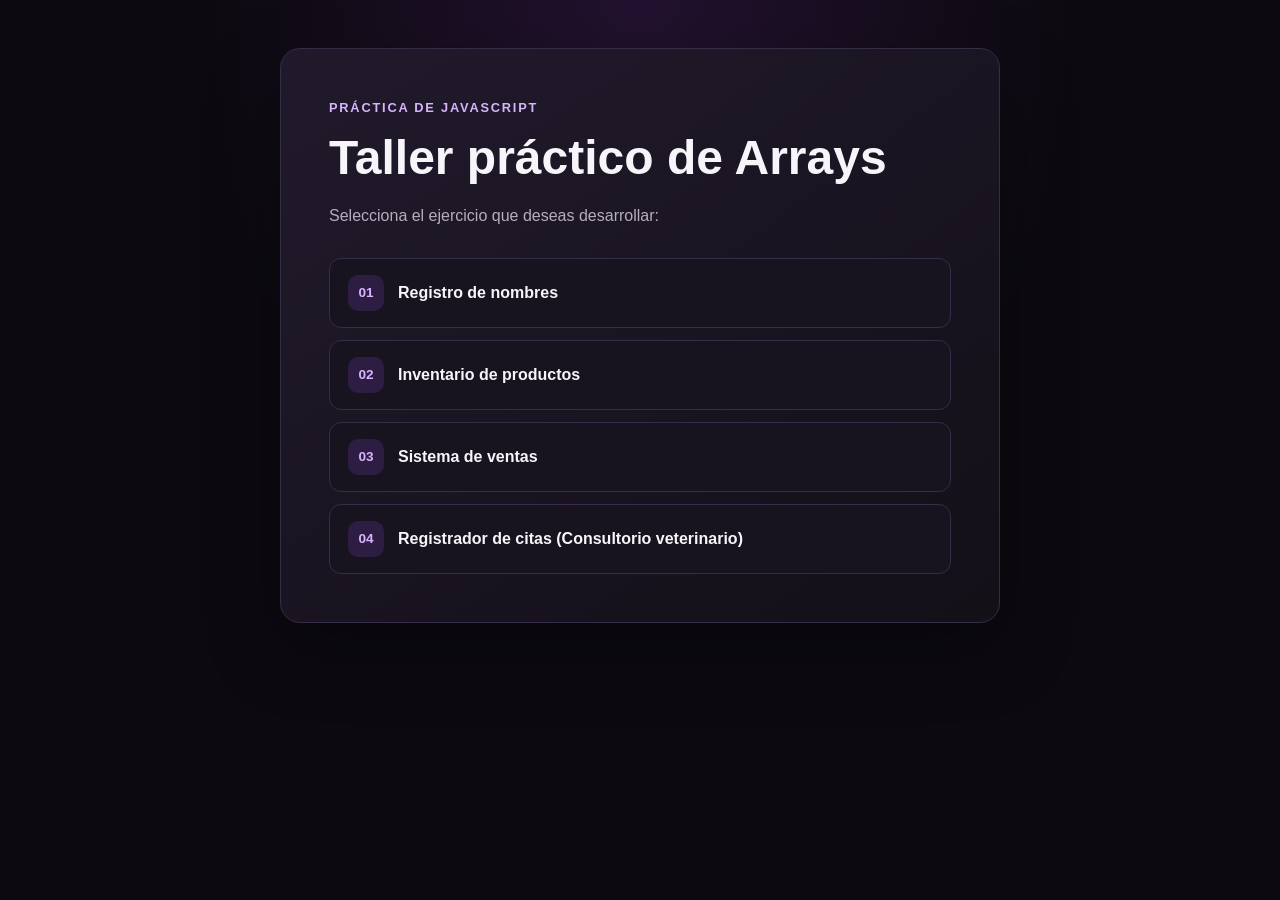
<file: index.html>
<!DOCTYPE html>
<html lang="es">
<head>
    <meta charset="UTF-8">
    <meta name="viewport" content="width=device-width, initial-scale=1.0">
    <title>Taller práctico de Array</title>
    <link rel="stylesheet" href="css/styles.css">
</head>
<body>
    <main class="page-shell">
        <section class="card">
            <p class="eyebrow">Práctica de JavaScript</p>
            <h1>Taller práctico de Arrays</h1>
            <p>Selecciona el ejercicio que deseas desarrollar:</p>
            <ol class="exercise-list">
                <li><a href="ejercicio1.html">Registro de nombres</a></li>
                <li><a href="ejercicio2.html">Inventario de productos</a></li>
                <li><a href="ejercicio3.html">Sistema de ventas</a></li>
                <li><a href="ejercicio4.html">Registrador de citas (Consultorio veterinario)</a></li>
            </ol>
        </section>
    </main>
</body>
</html>
</file>
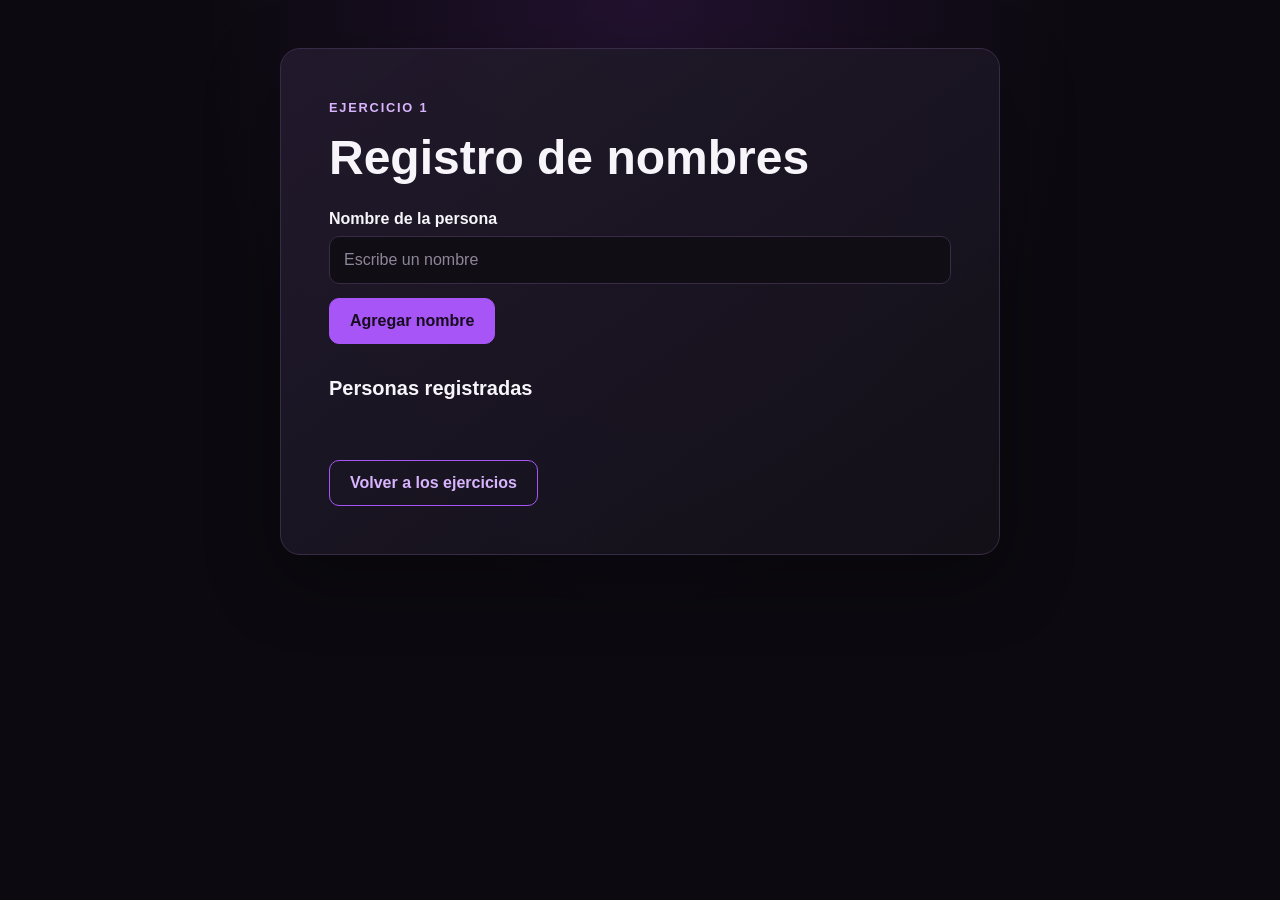
<file: ejercicio1.html>
<!DOCTYPE html>
<html lang="es">
<head>
    <meta charset="UTF-8">
    <meta name="viewport" content="width=device-width, initial-scale=1.0">
    <title>Registro de nombres</title>
    <link rel="stylesheet" href="css/styles.css">
</head>
<body>
    <main class="page-shell">
        <section class="card">
            <p class="eyebrow">Ejercicio 1</p>
            <h1>Registro de nombres</h1>
            <label for="nombre">Nombre de la persona</label>
            <input type="text" id="nombre" placeholder="Escribe un nombre" autocomplete="name">
            <button type="button" onclick="agregarNombre()">Agregar nombre</button>
            <h2>Personas registradas</h2>
            <ul id="lista"></ul>
            <p id="cantidad"></p>
            <a class="back-link" href="index.html">Volver a los ejercicios</a>
        </section>
    </main>
    <script src="js/ejercicio1.js"></script>
</body>
</html>
</file>
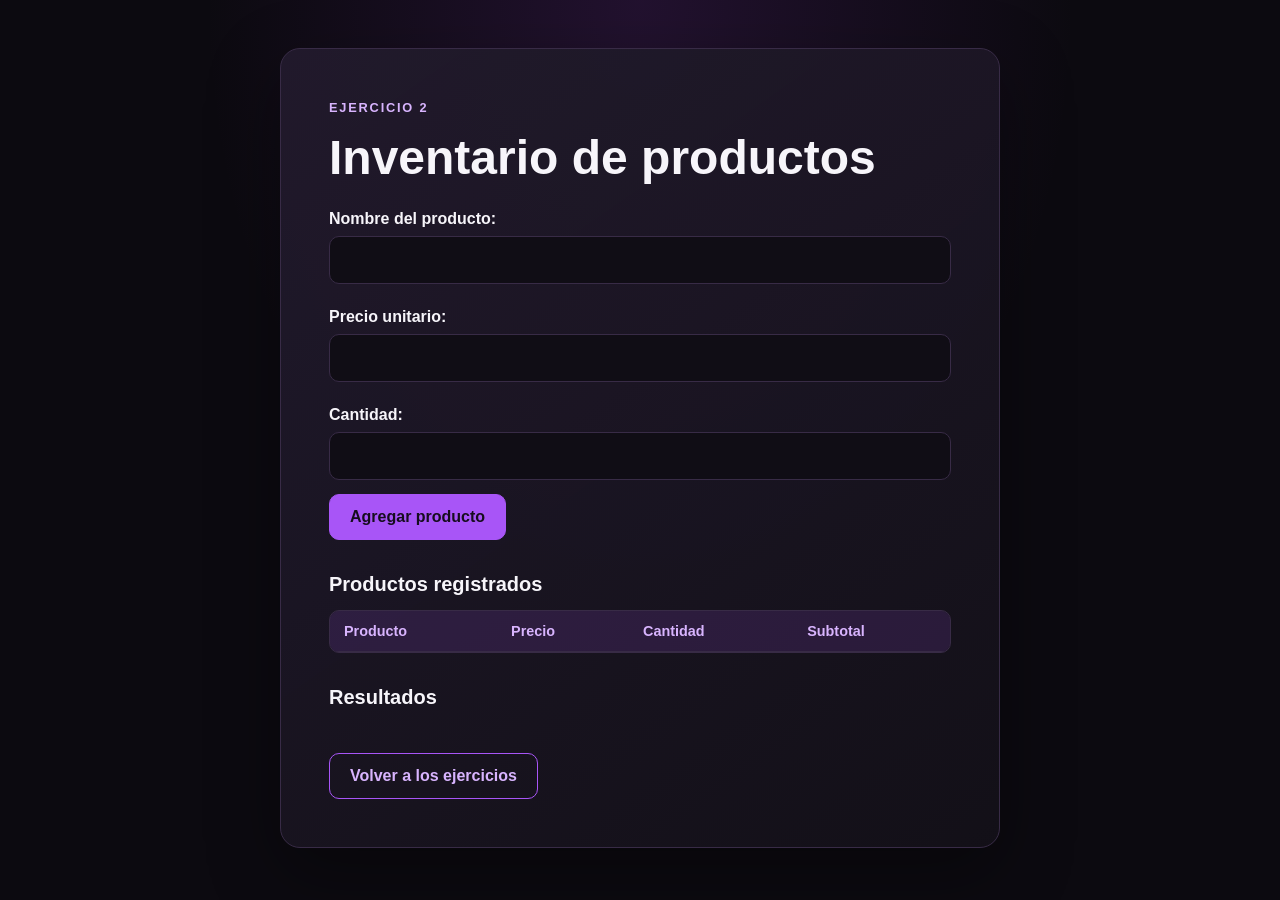
<file: ejercicio2.html>
<!DOCTYPE html>
<html lang="es">
<head>
    <meta charset="UTF-8">
    <meta name="viewport" content="width=device-width, initial-scale=1.0">
    <title>Inventario de productos</title>
    <link rel="stylesheet" href="css/styles.css">
</head>
<body>
    <main class="page-shell">
        <section class="card">
            <p class="eyebrow">Ejercicio 2</p>
            <h1>Inventario de productos</h1>
            <form id="formulario">
                <label for="producto">Nombre del producto:</label>
                <input type="text" id="producto" required>
                <label for="precio">Precio unitario:</label>
                <input type="number" id="precio" min="0.01" step="0.01" required>
                <label for="cantidad">Cantidad:</label>
                <input type="number" id="cantidad" min="1" step="1" required>
                <button type="button" onclick="agregarProducto()">Agregar producto</button>
            </form>
            <h2>Productos registrados</h2>
            <div class="table-wrap">
                <table>
                    <thead>
                        <tr>
                            <th>Producto</th>
                            <th>Precio</th>
                            <th>Cantidad</th>
                            <th>Subtotal</th>
                        </tr>
                    </thead>
                    <tbody id="tabla"></tbody>
                </table>
            </div>
            <h2>Resultados</h2>
            <p id="total"></p>
            <a class="back-link" href="index.html">Volver a los ejercicios</a>
        </section>
    </main>
    <script src="js/ejercicio2.js"></script>
</body>
</html>
</file>
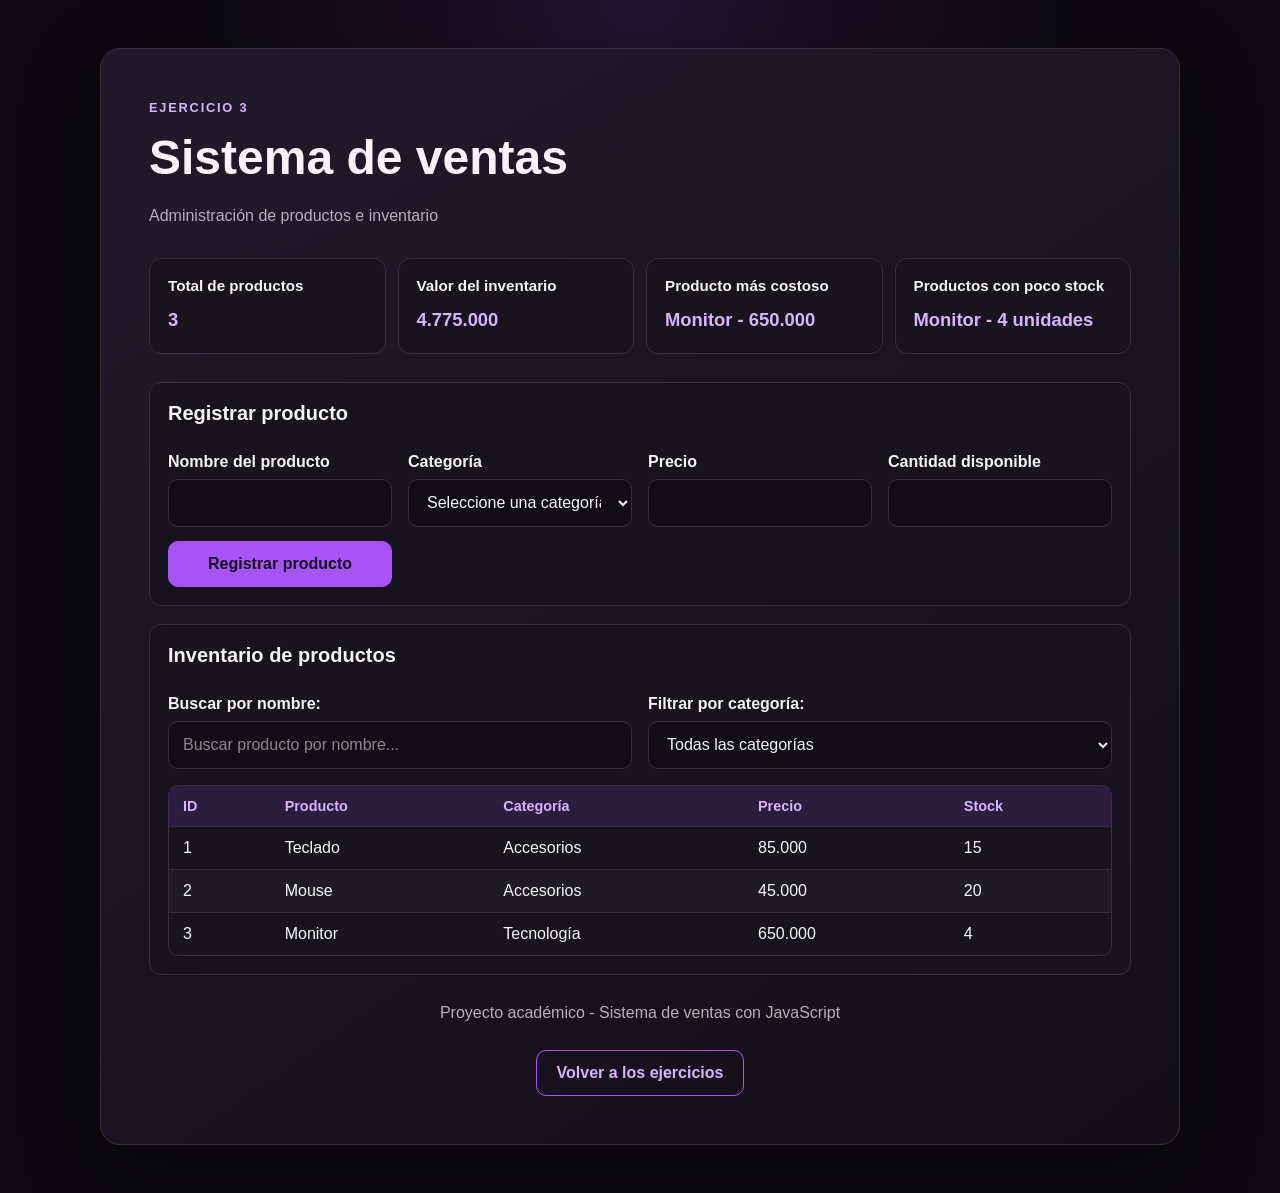
<file: ejercicio3.html>
<!DOCTYPE html>
<html lang="es">
<head>
    <meta charset="UTF-8">
    <meta name="viewport" content="width=device-width, initial-scale=1.0">
    <title>Sistema de Ventas</title>
    <link rel="stylesheet" href="css/styles.css">
</head>
<body>
    <main class="page-shell page-shell--wide">
        <section class="card">
            <header>
                <p class="eyebrow">Ejercicio 3</p>
                <h1>Sistema de ventas</h1>
                <p>Administración de productos e inventario</p>
            </header>
            <section class="resumen">
                <div class="tarjeta">
                    <h3>Total de productos</h3>
                    <p id="totalProductos">0</p>
                </div>
                <div class="tarjeta">
                    <h3>Valor del inventario</h3>
                    <p id="valorInventario">$0</p>
                </div>
                <div class="tarjeta">
                    <h3>Producto más costoso</h3>
                    <p id="productoCostoso">Sin productos</p>
                </div>
                <div class="tarjeta">
                    <h3>Productos con poco stock</h3>
                    <p id="pocoStock"></p>
                </div>
            </section>
            <section class="contenedor">
                <h2>Registrar producto</h2>
                <form id="formularioProducto">
                    <div class="grupo">
                        <label for="nombre">Nombre del producto</label>
                        <input type="text" id="nombre" required>
                    </div>
                    <div class="grupo">
                        <label for="categoria">Categoría</label>
                        <select id="categoria" required>
                            <option value="">Seleccione una categoría</option>
                            <option value="Tecnología">Tecnología</option>
                            <option value="Accesorios">Accesorios</option>
                            <option value="Oficina">Oficina</option>
                            <option value="Hogar">Hogar</option>
                        </select>
                    </div>
                    <div class="grupo">
                        <label for="precio">Precio</label>
                        <input type="number" id="precio" min="0.01" step="0.01" required>
                    </div>
                    <div class="grupo">
                        <label for="stock">Cantidad disponible</label>
                        <input type="number" id="stock" min="0" step="1" required>
                    </div>
                    <button type="submit" id="btnGuardar">
                        Registrar producto
                    </button>
                </form>
            </section>
            <section class="contenedor">
                <h2>Inventario de productos</h2>
                <div class="filtros">
                    <div class="grupo">
                        <label for="buscar">Buscar por nombre:</label>
                        <input
                            type="text"
                            id="buscar"
                            placeholder="Buscar producto por nombre..."
                        >
                    </div>
                    <div class="grupo">
                        <label for="filtroCategoria">Filtrar por categoría:</label>
                        <select id="filtroCategoria">
                            <option value="">Todas las categorías</option>
                            <option value="Tecnología">Tecnología</option>
                            <option value="Accesorios">Accesorios</option>
                            <option value="Oficina">Oficina</option>
                            <option value="Hogar">Hogar</option>
                        </select>
                    </div>
                </div>
                <p id="mensaje"></p>
                <div class="tabla-contenedor">
                    <table>
                        <thead>
                            <tr>
                                <th>ID</th>
                                <th>Producto</th>
                                <th>Categoría</th>
                                <th>Precio</th>
                                <th>Stock</th>
                            </tr>
                        </thead>
                        <tbody id="tablaProductos"></tbody>
                    </table>
                </div>
            </section>
            <footer>
                <p>Proyecto académico - Sistema de ventas con JavaScript</p>
                <a class="back-link" href="index.html">Volver a los ejercicios</a>
            </footer>
        </section>
    </main>
    <script src="js/ejercicio3.js"></script>
</body>
</html>
</file>
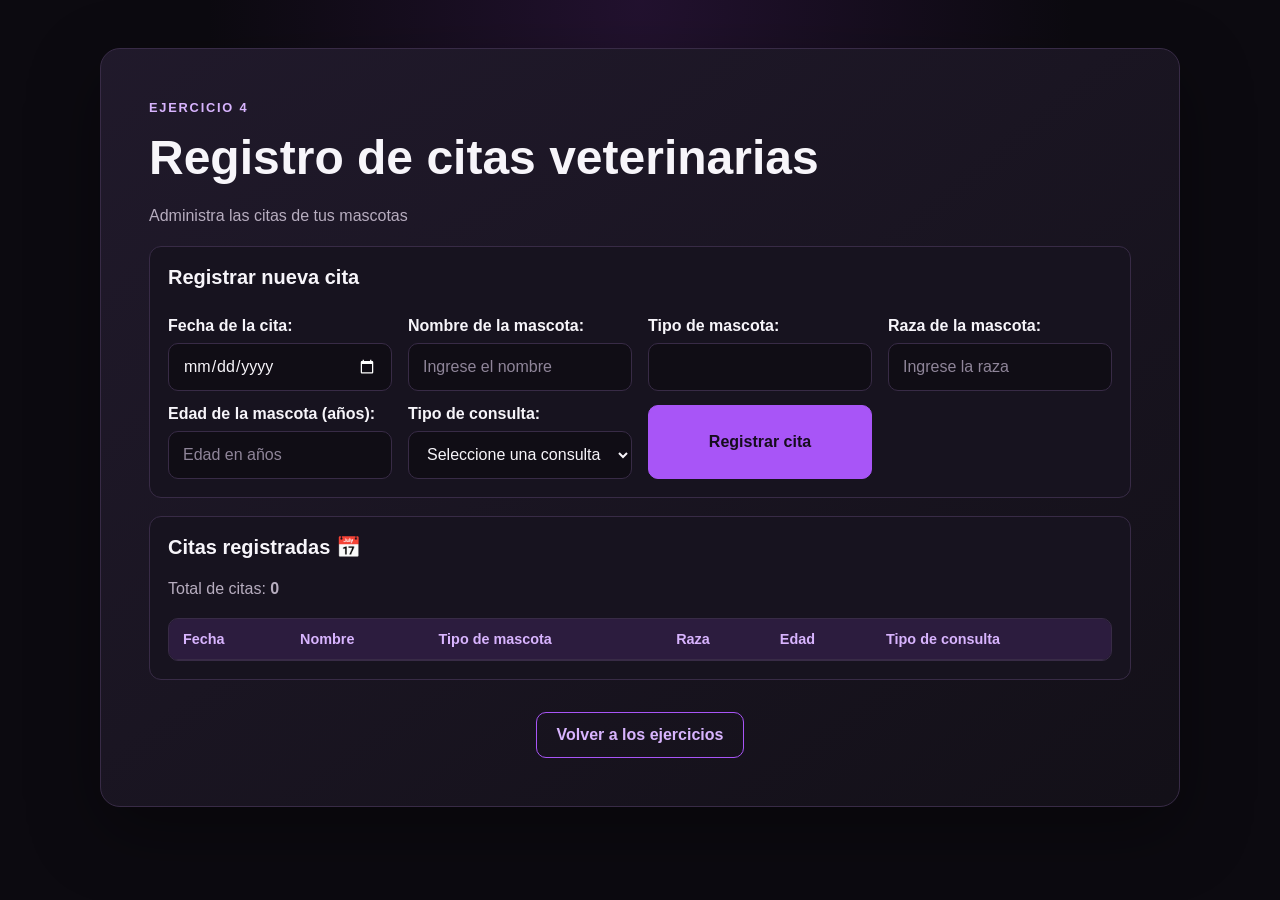
<file: ejercicio4.html>
<!DOCTYPE html>
<html lang="es">
<head>
    <meta charset="UTF-8">
    <meta name="viewport" content="width=device-width, initial-scale=1.0">
    <title>Registro de Citas (Veterinaria) 🦮</title>
    <link rel="stylesheet" href="css/styles.css">
</head>
<body>
    <main class="page-shell page-shell--wide">
        <section class="card">
            <header>
                <p class="eyebrow">Ejercicio 4</p>
                <h1>Registro de citas veterinarias</h1>
                <p>Administra las citas de tus mascotas</p>
            </header>
            <section class="contenedor">
                <h2>Registrar nueva cita</h2>
                <form id="consulta" novalidate>
                    <div class="grupo">
                        <label for="fechaCita">Fecha de la cita:</label>
                        <input type="date" id="fechaCita" required>
                    </div>
                    <div class="grupo">
                        <label for="nombreMascota">Nombre de la mascota:</label>
                        <input type="text" id="nombreMascota" placeholder="Ingrese el nombre" required>
                    </div>
                    <div class="grupo">
                        <label for="tipoMascota">Tipo de mascota:</label>
                        <input type="text" id="tipoMascota" required>
                    </div>
                    <div class="grupo">
                        <label for="razaMascota">Raza de la mascota:</label>
                        <input type="text" id="razaMascota" placeholder="Ingrese la raza" required>
                    </div>
                    <div class="grupo">
                        <label for="edadMascota">Edad de la mascota (años):</label>
                        <input type="number" id="edadMascota" min="0" placeholder="Edad en años" required>
                    </div>
                    <div class="grupo">
                        <label for="tipoConsulta">Tipo de consulta:</label>
                        <select id="tipoConsulta" required>
                            <option value="">Seleccione una consulta</option>
                            <option value="Cita médica">Cita médica</option>
                            <option value="Baño y estética">Baño y estética</option>
                            <option value="Vacunación">Vacunación</option>
                            <option value="Urgencia">Urgencia</option>
                        </select>
                    </div>
                    <button type="submit">Registrar cita</button>
                </form>
            </section>
            <section class="contenedor">
                <h2>Citas registradas 📅</h2>
                <p>Total de citas: <strong id="Citas">0</strong></p>
                <div class="table-wrap">
                    <table>
                        <thead>
                            <tr>
                                <th>Fecha</th>
                                <th>Nombre</th>
                                <th>Tipo de mascota</th>
                                <th>Raza</th>
                                <th>Edad</th>
                                <th>Tipo de consulta</th>
                            </tr>
                        </thead>
                        <tbody id="tabla"></tbody>
                    </table>
                </div>
            </section>
            <footer>
                <a class="back-link" href="index.html">Volver a los ejercicios</a>
            </footer>
        </section>
    </main>
    <script src="js/ejercicio4.js"></script>
</body>
</html>
</file>
<file: css/styles.css>
:root {
    color-scheme: dark;
    font-family: "Segoe UI", Tahoma, Geneva, Verdana, sans-serif;
    background: #0c0a10;
    color: #f7f5fa;
    font-synthesis: none;
    text-rendering: optimizeLegibility;

    --color-background: #0c0a10;
    --color-surface: #17131f;
    --color-surface-raised: #211a2c;
    --color-purple: #a855f7;
    --color-purple-light: #d8b4fe;
    --color-white: #f7f5fa;
    --color-muted: #b7adbf;
    --color-border: #382b46;
}

* {
    box-sizing: border-box;
}

body {
    min-width: 320px;
    min-height: 100vh;
    margin: 0;
    padding: 48px 20px;
    background:
        radial-gradient(ellipse at 50% 0, rgb(114 45 158 / 22%), transparent 48%),
        var(--color-background);
    color: var(--color-white);
}

.page-shell {
    width: min(100%, 720px);
    margin: 0 auto;
}

.page-shell--wide {
    width: min(100%, 1080px);
}

.card {
    padding: clamp(24px, 6vw, 48px);
    border: 1px solid var(--color-border);
    border-radius: 20px;
    background: linear-gradient(145deg, rgb(33 26 44 / 96%), rgb(19 16 24 / 98%));
    box-shadow: 0 24px 70px rgb(0 0 0 / 35%);
}

.eyebrow {
    margin: 0 0 10px;
    color: var(--color-purple-light);
    font-size: 0.8rem;
    font-weight: 700;
    letter-spacing: 0.14em;
    text-transform: uppercase;
}

h1,
h2 {
    margin-top: 0;
    color: var(--color-white);
    line-height: 1.2;
}

h1 {
    margin-bottom: 14px;
    font-size: clamp(2rem, 6vw, 3rem);
}

h2 {
    margin: 32px 0 14px;
    font-size: 1.25rem;
}

h3 {
    margin: 0;
    color: var(--color-white);
    font-size: 0.95rem;
}

p {
    color: var(--color-muted);
    line-height: 1.7;
}

.exercise-list {
    display: grid;
    gap: 12px;
    margin: 28px 0 0;
    padding: 0;
    list-style: none;
    counter-reset: exercise;
}

.exercise-list li {
    counter-increment: exercise;
}

.exercise-list a {
    display: flex;
    align-items: center;
    gap: 14px;
    min-height: 64px;
    padding: 16px 18px;
    border: 1px solid var(--color-border);
    border-radius: 12px;
    background: var(--color-surface);
    color: var(--color-white);
    font-weight: 600;
    text-decoration: none;
    transition: border-color 160ms ease, background-color 160ms ease, transform 160ms ease;
}

.exercise-list a::before {
    content: counter(exercise, decimal-leading-zero);
    display: grid;
    flex: 0 0 36px;
    width: 36px;
    height: 36px;
    place-items: center;
    border-radius: 10px;
    background: rgb(168 85 247 / 16%);
    color: var(--color-purple-light);
    font-size: 0.85rem;
}

.exercise-list a:hover {
    transform: translateY(-2px);
    border-color: var(--color-purple);
    background: var(--color-surface-raised);
}

label {
    display: block;
    margin: 24px 0 8px;
    color: var(--color-white);
    font-weight: 600;
}

input[type="text"],
input[type="number"],
input[type="date"],
select {
    width: 100%;
    min-height: 48px;
    padding: 12px 14px;
    border: 1px solid var(--color-border);
    border-radius: 10px;
    outline: none;
    background: #100d15;
    color: var(--color-white);
    font: inherit;
    transition: border-color 160ms ease, box-shadow 160ms ease;
}

input[type="text"]::placeholder,
input[type="number"]::placeholder {
    color: #8f8599;
}

input[type="text"]:focus,
input[type="number"]:focus,
input[type="date"]:focus,
select:focus {
    border-color: var(--color-purple);
    box-shadow: 0 0 0 3px rgb(168 85 247 / 20%);
}

input[type="text"].is-invalid,
input[type="number"].is-invalid,
input[type="date"].is-invalid,
select.is-invalid {
    border-color: var(--color-purple);
    background: rgb(168 85 247 / 14%);
}

button,
.back-link {
    display: inline-flex;
    align-items: center;
    justify-content: center;
    min-height: 46px;
    margin-top: 14px;
    padding: 11px 20px;
    border: 1px solid var(--color-purple);
    border-radius: 10px;
    background: var(--color-purple);
    color: #160d1e;
    font: inherit;
    font-weight: 700;
    text-decoration: none;
    cursor: pointer;
    transition: background-color 160ms ease, box-shadow 160ms ease, transform 160ms ease;
}

button:hover,
.back-link:hover {
    transform: translateY(-1px);
    background: var(--color-purple-light);
    box-shadow: 0 8px 24px rgb(168 85 247 / 22%);
}

button:focus-visible,
a:focus-visible {
    outline: 3px solid var(--color-white);
    outline-offset: 3px;
}

#lista {
    display: grid;
    gap: 8px;
    padding-left: 22px;
    color: var(--color-white);
}

#lista li {
    padding: 10px 12px;
    border: 1px solid var(--color-border);
    border-radius: 8px;
    background: var(--color-surface);
}

#cantidad {
    color: var(--color-purple-light);
    font-weight: 700;
}

.table-wrap {
    overflow-x: auto;
    border: 1px solid var(--color-border);
    border-radius: 10px;
}

.resumen {
    display: grid;
    grid-template-columns: repeat(auto-fit, minmax(180px, 1fr));
    gap: 12px;
    margin: 28px 0;
}

.tarjeta,
.contenedor {
    padding: 18px;
    border: 1px solid var(--color-border);
    border-radius: 12px;
    background: var(--color-surface);
}

.tarjeta p {
    margin: 10px 0 0;
    color: var(--color-purple-light);
    font-size: 1.15rem;
    font-weight: 700;
}

.contenedor + .contenedor {
    margin-top: 18px;
}

.contenedor h2 {
    margin-top: 0;
}

.contenedor form,
.filtros {
    display: grid;
    grid-template-columns: repeat(auto-fit, minmax(220px, 1fr));
    gap: 0 16px;
}

.grupo label {
    margin-top: 14px;
}

.tabla-contenedor {
    overflow-x: auto;
    border: 1px solid var(--color-border);
    border-radius: 10px;
}

footer {
    margin-top: 24px;
    text-align: center;
}

footer .back-link {
    margin-top: 8px;
}

table {
    width: 100%;
    border-collapse: collapse;
    text-align: left;
}

th,
td {
    padding: 12px 14px;
    border-bottom: 1px solid var(--color-border);
}

th {
    background: rgb(168 85 247 / 14%);
    color: var(--color-purple-light);
    font-size: 0.9rem;
}

td {
    color: var(--color-white);
}

tbody tr:last-child td {
    border-bottom: 0;
}

tbody tr:nth-child(even) {
    background: rgb(255 255 255 / 3%);
}

.back-link {
    margin-top: 28px;
    background: transparent;
    color: var(--color-purple-light);
}

.back-link:hover {
    background: rgb(168 85 247 / 14%);
}

@media (max-width: 480px) {
    body {
        padding: 24px 14px;
    }

    .card {
        border-radius: 15px;
    }
}

@media (prefers-reduced-motion: reduce) {
    *,
    *::before,
    *::after {
        scroll-behavior: auto !important;
        transition-duration: 0.01ms !important;
    }
}
</file>
